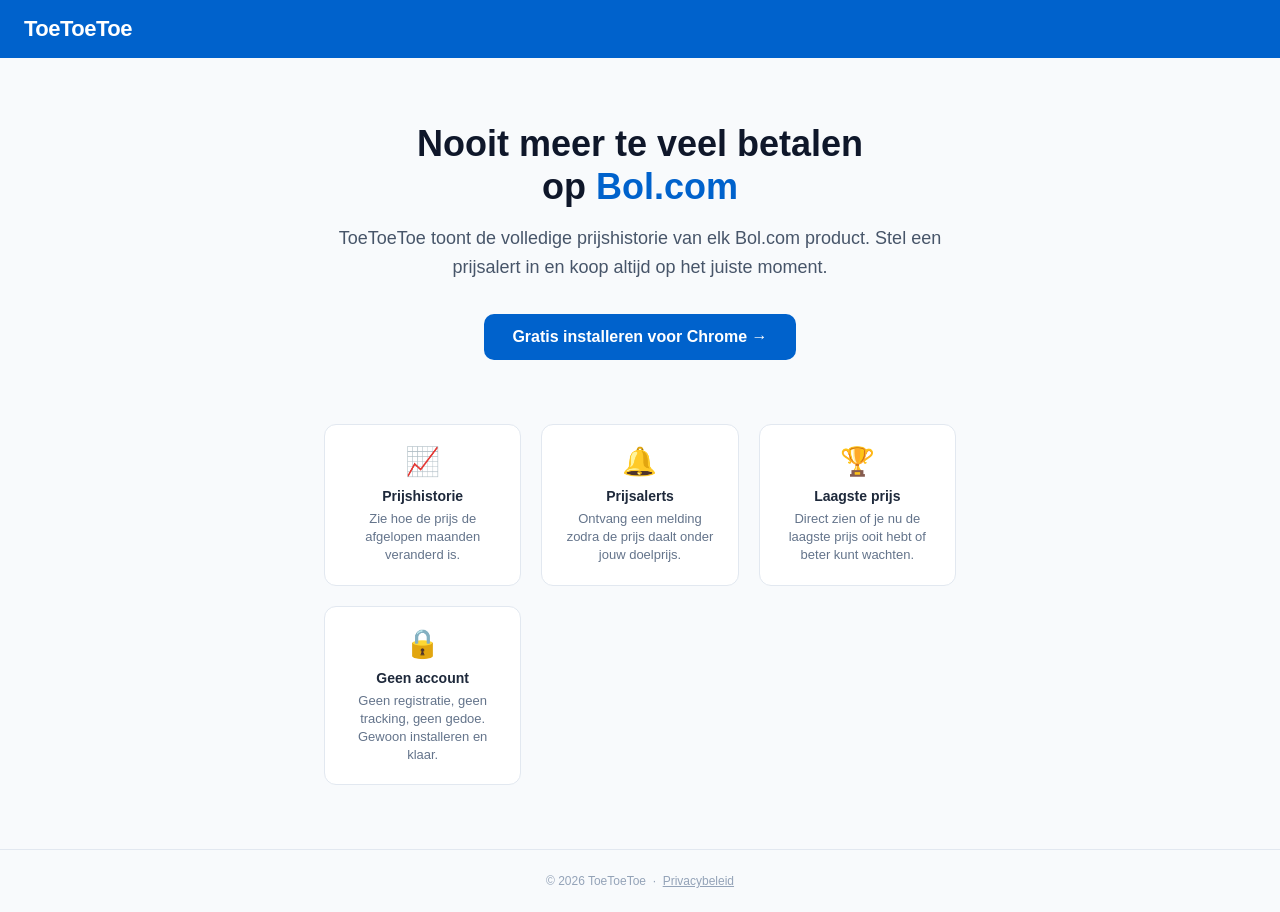
<file: landing/index.html>
<!DOCTYPE html>
<html lang="nl">
<head>
  <meta charset="UTF-8">
  <meta name="viewport" content="width=device-width, initial-scale=1.0">
  <title>ToeToeToe – Bol.com Prijshistorie</title>
  <meta name="description" content="Bekijk de volledige prijshistorie van elk Bol.com product. Gratis Chrome extensie. Stel prijsalerts in en betaal nooit te veel.">
  <style>
    * { box-sizing: border-box; margin: 0; padding: 0; }
    body {
      font-family: -apple-system, BlinkMacSystemFont, "Segoe UI", sans-serif;
      background: #f8fafc;
      color: #1e293b;
    }
    header {
      background: #0062cc;
      color: white;
      padding: 16px 24px;
      display: flex;
      align-items: center;
      gap: 10px;
    }
    header span { font-size: 22px; font-weight: 800; letter-spacing: -0.5px; }
    .hero {
      max-width: 680px;
      margin: 64px auto;
      padding: 0 24px;
      text-align: center;
    }
    .hero h1 {
      font-size: 36px;
      font-weight: 800;
      line-height: 1.2;
      margin-bottom: 16px;
      color: #0f172a;
    }
    .hero h1 span { color: #0062cc; }
    .hero p {
      font-size: 18px;
      color: #475569;
      line-height: 1.6;
      margin-bottom: 32px;
    }
    .btn {
      display: inline-block;
      background: #0062cc;
      color: white;
      font-size: 16px;
      font-weight: 700;
      padding: 14px 28px;
      border-radius: 10px;
      text-decoration: none;
      transition: background 0.15s;
    }
    .btn:hover { background: #0051a8; }
    .features {
      max-width: 680px;
      margin: 0 auto 64px;
      padding: 0 24px;
      display: grid;
      grid-template-columns: repeat(auto-fit, minmax(180px, 1fr));
      gap: 20px;
    }
    .feature {
      background: white;
      border: 1px solid #e2e8f0;
      border-radius: 12px;
      padding: 20px;
      text-align: center;
    }
    .feature-icon { font-size: 28px; margin-bottom: 10px; }
    .feature h3 { font-size: 14px; font-weight: 700; margin-bottom: 6px; }
    .feature p { font-size: 13px; color: #64748b; line-height: 1.4; }
    footer {
      text-align: center;
      padding: 24px;
      font-size: 12px;
      color: #94a3b8;
      border-top: 1px solid #e2e8f0;
    }
  </style>
</head>
<body>

<header>
  <span>ToeToeToe</span>
</header>

<div class="hero">
  <h1>Nooit meer te veel betalen<br>op <span>Bol.com</span></h1>
  <p>ToeToeToe toont de volledige prijshistorie van elk Bol.com product. Stel een prijsalert in en koop altijd op het juiste moment.</p>
  <a href="#" class="btn">Gratis installeren voor Chrome →</a>
</div>

<div class="features">
  <div class="feature">
    <div class="feature-icon">📈</div>
    <h3>Prijshistorie</h3>
    <p>Zie hoe de prijs de afgelopen maanden veranderd is.</p>
  </div>
  <div class="feature">
    <div class="feature-icon">🔔</div>
    <h3>Prijsalerts</h3>
    <p>Ontvang een melding zodra de prijs daalt onder jouw doelprijs.</p>
  </div>
  <div class="feature">
    <div class="feature-icon">🏆</div>
    <h3>Laagste prijs</h3>
    <p>Direct zien of je nu de laagste prijs ooit hebt of beter kunt wachten.</p>
  </div>
  <div class="feature">
    <div class="feature-icon">🔒</div>
    <h3>Geen account</h3>
    <p>Geen registratie, geen tracking, geen gedoe. Gewoon installeren en klaar.</p>
  </div>
</div>

<footer>
  &copy; 2026 ToeToeToe &nbsp;·&nbsp; <a href="privacy.html" style="color:#94a3b8">Privacybeleid</a>
</footer>

</body>
</html>
</file>
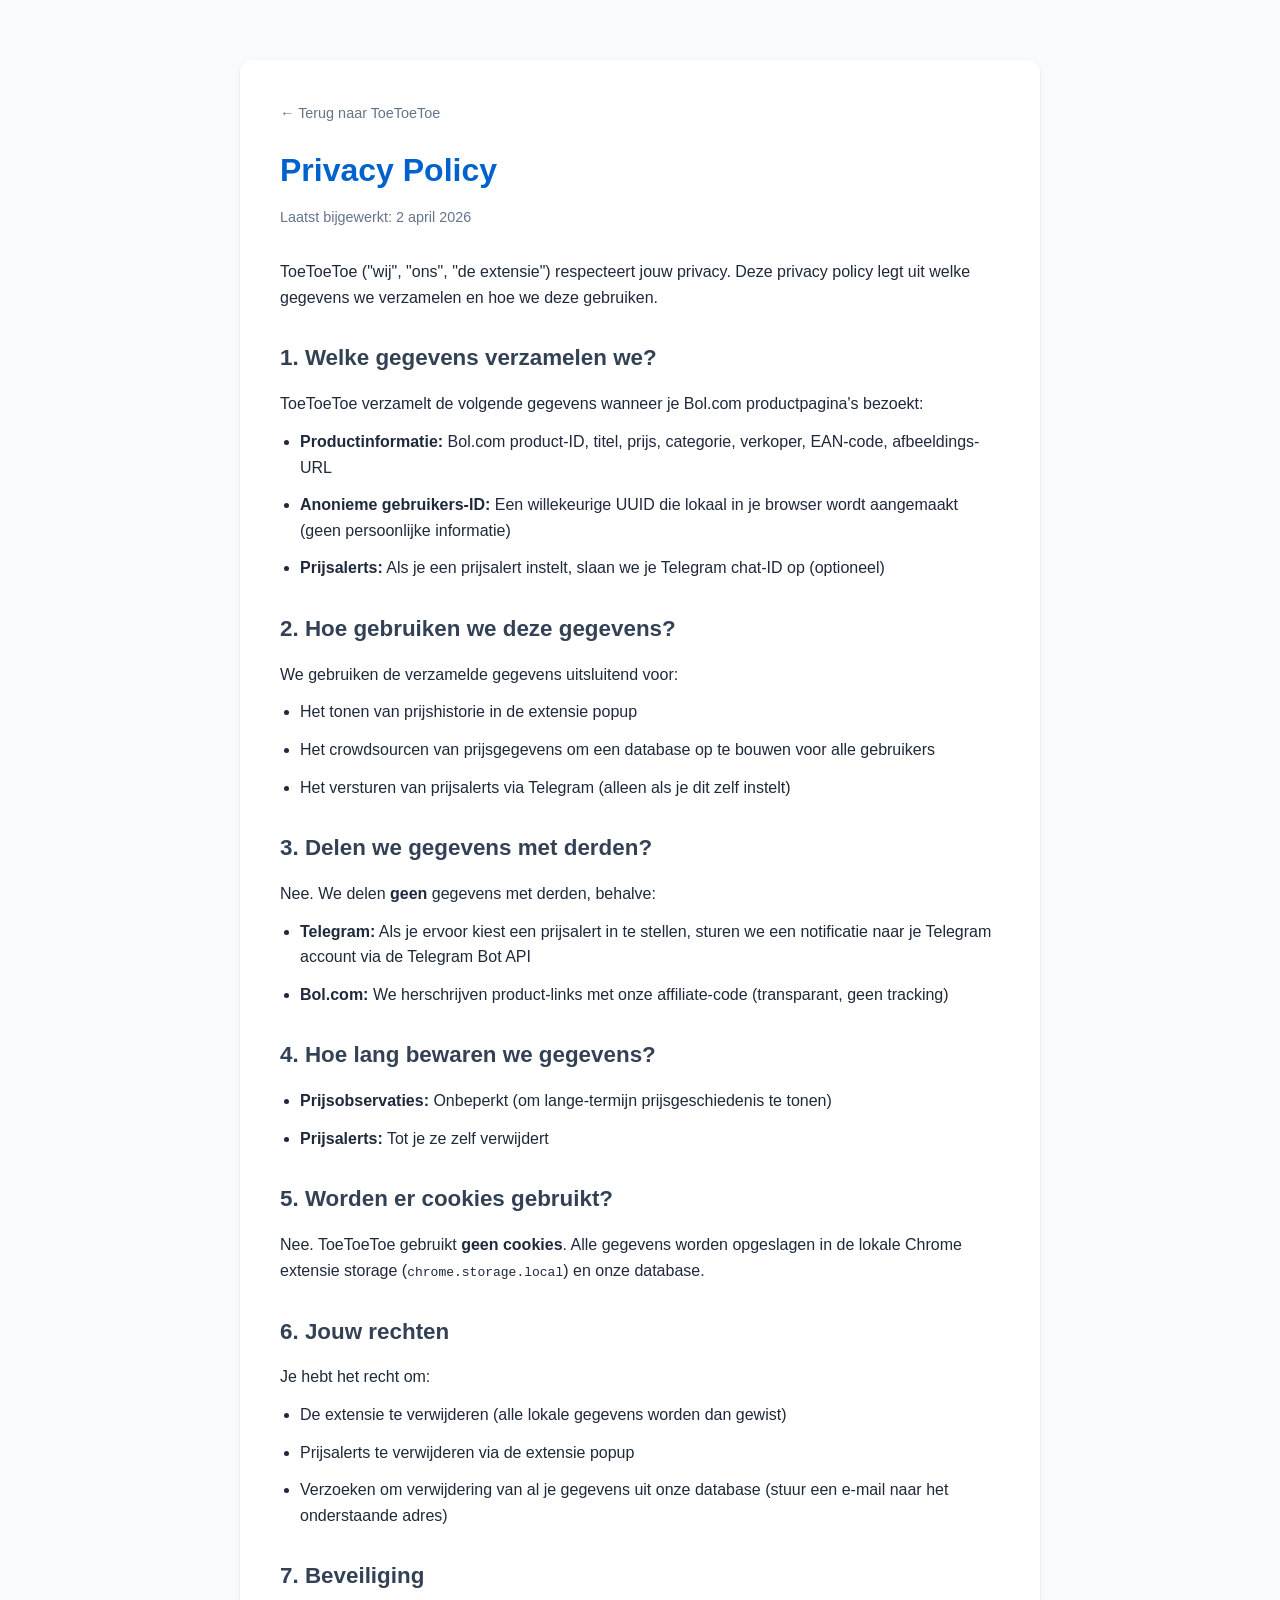
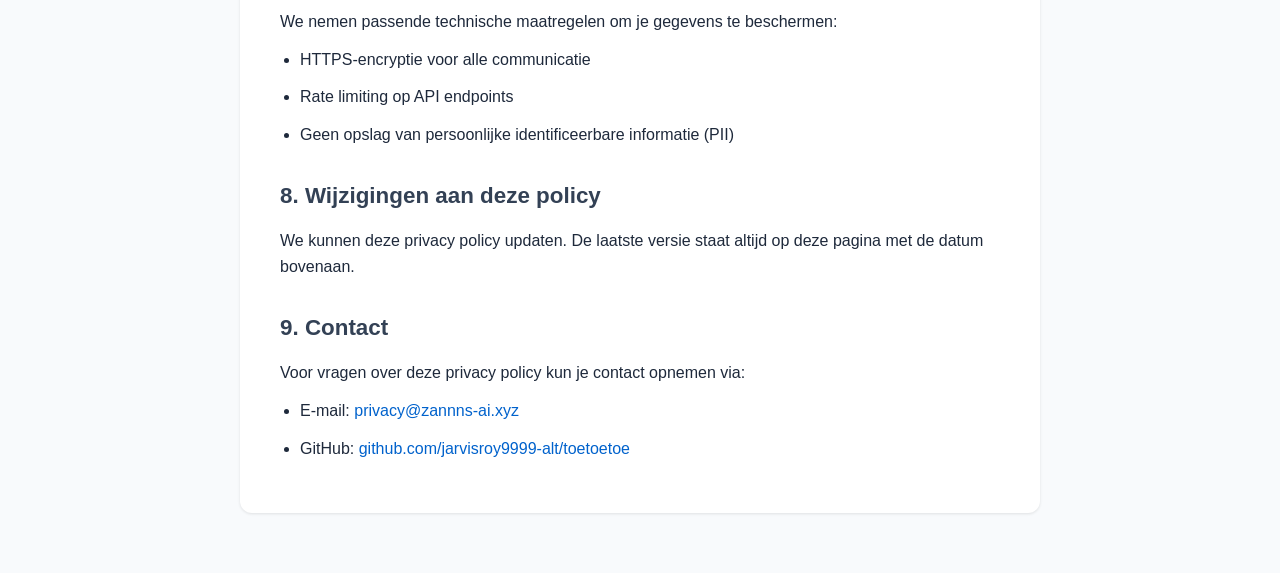
<file: landing/privacy.html>
<!DOCTYPE html>
<html lang="nl">
<head>
  <meta charset="UTF-8">
  <meta name="viewport" content="width=device-width, initial-scale=1.0">
  <title>Privacy Policy – ToeToeToe</title>
  <style>
    * { margin: 0; padding: 0; box-sizing: border-box; }
    body {
      font-family: -apple-system, BlinkMacSystemFont, "Segoe UI", Roboto, "Helvetica Neue", Arial, sans-serif;
      line-height: 1.6;
      color: #1e293b;
      background: #f8fafc;
      padding: 20px;
    }
    .container {
      max-width: 800px;
      margin: 40px auto;
      background: white;
      padding: 40px;
      border-radius: 12px;
      box-shadow: 0 1px 3px rgba(0,0,0,0.1);
    }
    h1 {
      color: #0062cc;
      font-size: 2rem;
      margin-bottom: 10px;
    }
    .last-updated {
      color: #64748b;
      font-size: 0.9rem;
      margin-bottom: 30px;
    }
    h2 {
      color: #334155;
      font-size: 1.4rem;
      margin-top: 30px;
      margin-bottom: 15px;
    }
    p, li {
      margin-bottom: 12px;
    }
    ul {
      margin-left: 20px;
    }
    a {
      color: #0062cc;
      text-decoration: none;
    }
    a:hover {
      text-decoration: underline;
    }
    .back-link {
      display: inline-block;
      margin-bottom: 20px;
      color: #64748b;
      font-size: 0.9rem;
    }
  </style>
</head>
<body>
  <div class="container">
    <a href="index.html" class="back-link">← Terug naar ToeToeToe</a>

    <h1>Privacy Policy</h1>
    <p class="last-updated">Laatst bijgewerkt: 2 april 2026</p>

    <p>
      ToeToeToe ("wij", "ons", "de extensie") respecteert jouw privacy. Deze privacy policy legt uit welke gegevens we verzamelen en hoe we deze gebruiken.
    </p>

    <h2>1. Welke gegevens verzamelen we?</h2>
    <p>ToeToeToe verzamelt de volgende gegevens wanneer je Bol.com productpagina's bezoekt:</p>
    <ul>
      <li><strong>Productinformatie:</strong> Bol.com product-ID, titel, prijs, categorie, verkoper, EAN-code, afbeeldings-URL</li>
      <li><strong>Anonieme gebruikers-ID:</strong> Een willekeurige UUID die lokaal in je browser wordt aangemaakt (geen persoonlijke informatie)</li>
      <li><strong>Prijsalerts:</strong> Als je een prijsalert instelt, slaan we je Telegram chat-ID op (optioneel)</li>
    </ul>

    <h2>2. Hoe gebruiken we deze gegevens?</h2>
    <p>We gebruiken de verzamelde gegevens uitsluitend voor:</p>
    <ul>
      <li>Het tonen van prijshistorie in de extensie popup</li>
      <li>Het crowdsourcen van prijsgegevens om een database op te bouwen voor alle gebruikers</li>
      <li>Het versturen van prijsalerts via Telegram (alleen als je dit zelf instelt)</li>
    </ul>

    <h2>3. Delen we gegevens met derden?</h2>
    <p>Nee. We delen <strong>geen</strong> gegevens met derden, behalve:</p>
    <ul>
      <li><strong>Telegram:</strong> Als je ervoor kiest een prijsalert in te stellen, sturen we een notificatie naar je Telegram account via de Telegram Bot API</li>
      <li><strong>Bol.com:</strong> We herschrijven product-links met onze affiliate-code (transparant, geen tracking)</li>
    </ul>

    <h2>4. Hoe lang bewaren we gegevens?</h2>
    <ul>
      <li><strong>Prijsobservaties:</strong> Onbeperkt (om lange-termijn prijsgeschiedenis te tonen)</li>
      <li><strong>Prijsalerts:</strong> Tot je ze zelf verwijdert</li>
    </ul>

    <h2>5. Worden er cookies gebruikt?</h2>
    <p>Nee. ToeToeToe gebruikt <strong>geen cookies</strong>. Alle gegevens worden opgeslagen in de lokale Chrome extensie storage (<code>chrome.storage.local</code>) en onze database.</p>

    <h2>6. Jouw rechten</h2>
    <p>Je hebt het recht om:</p>
    <ul>
      <li>De extensie te verwijderen (alle lokale gegevens worden dan gewist)</li>
      <li>Prijsalerts te verwijderen via de extensie popup</li>
      <li>Verzoeken om verwijdering van al je gegevens uit onze database (stuur een e-mail naar het onderstaande adres)</li>
    </ul>

    <h2>7. Beveiliging</h2>
    <p>We nemen passende technische maatregelen om je gegevens te beschermen:</p>
    <ul>
      <li>HTTPS-encryptie voor alle communicatie</li>
      <li>Rate limiting op API endpoints</li>
      <li>Geen opslag van persoonlijke identificeerbare informatie (PII)</li>
    </ul>

    <h2>8. Wijzigingen aan deze policy</h2>
    <p>We kunnen deze privacy policy updaten. De laatste versie staat altijd op deze pagina met de datum bovenaan.</p>

    <h2>9. Contact</h2>
    <p>Voor vragen over deze privacy policy kun je contact opnemen via:</p>
    <ul>
      <li>E-mail: <a href="mailto:privacy@zannns-ai.xyz">privacy@zannns-ai.xyz</a></li>
      <li>GitHub: <a href="https://github.com/jarvisroy9999-alt/toetoetoe">github.com/jarvisroy9999-alt/toetoetoe</a></li>
    </ul>
  </div>
</body>
</html>
</file>
